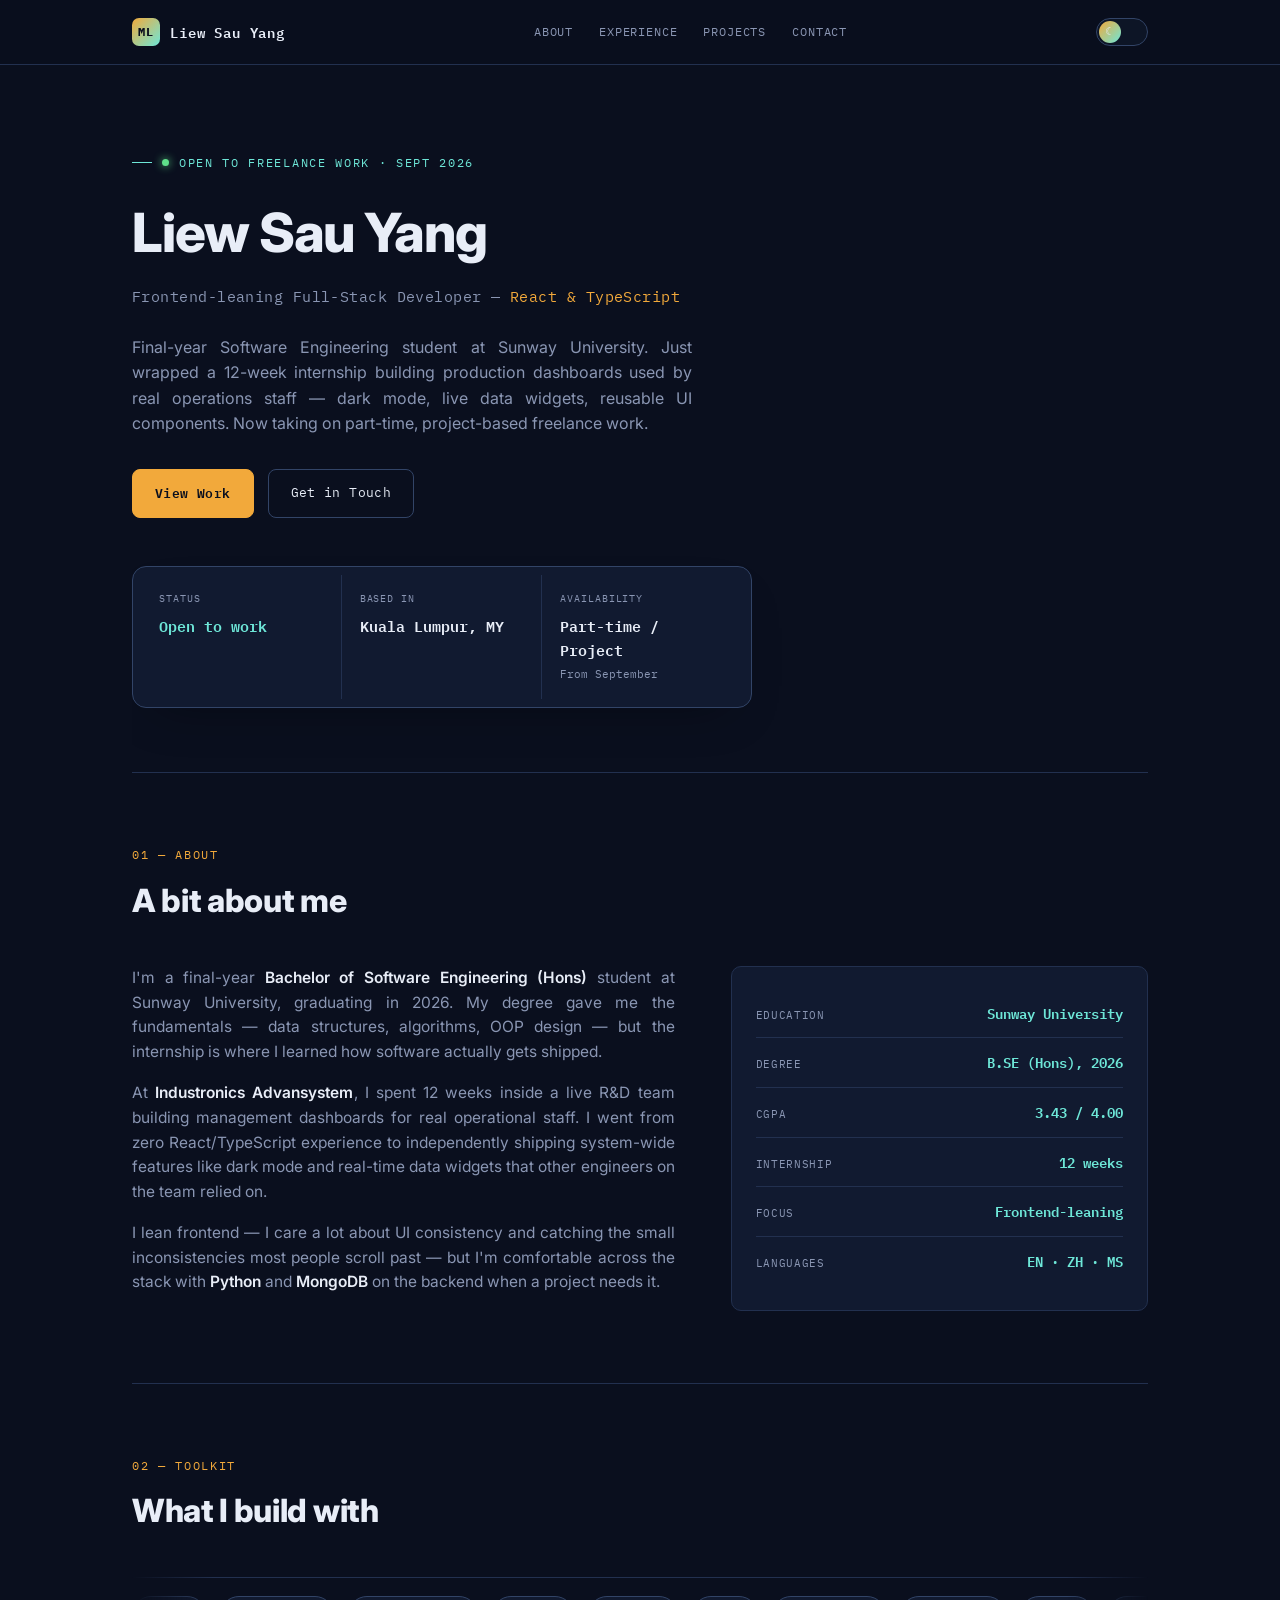
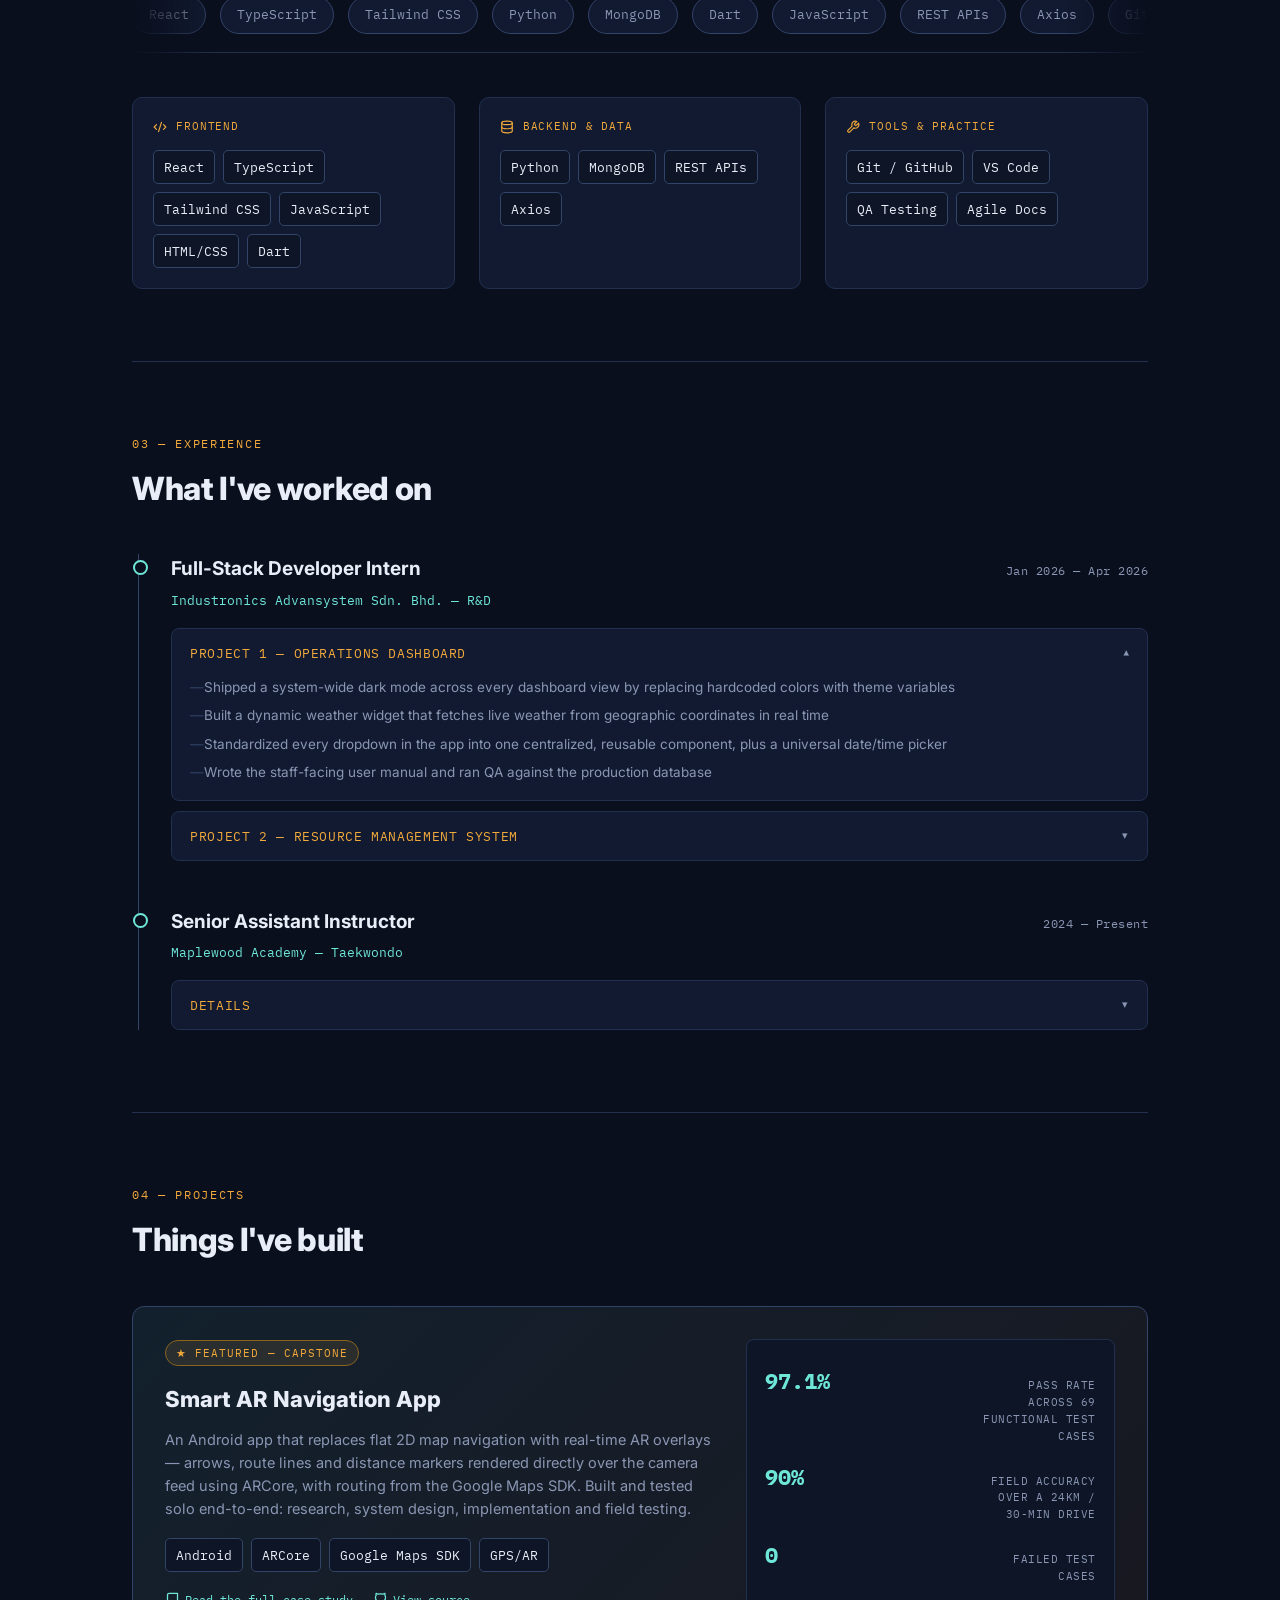
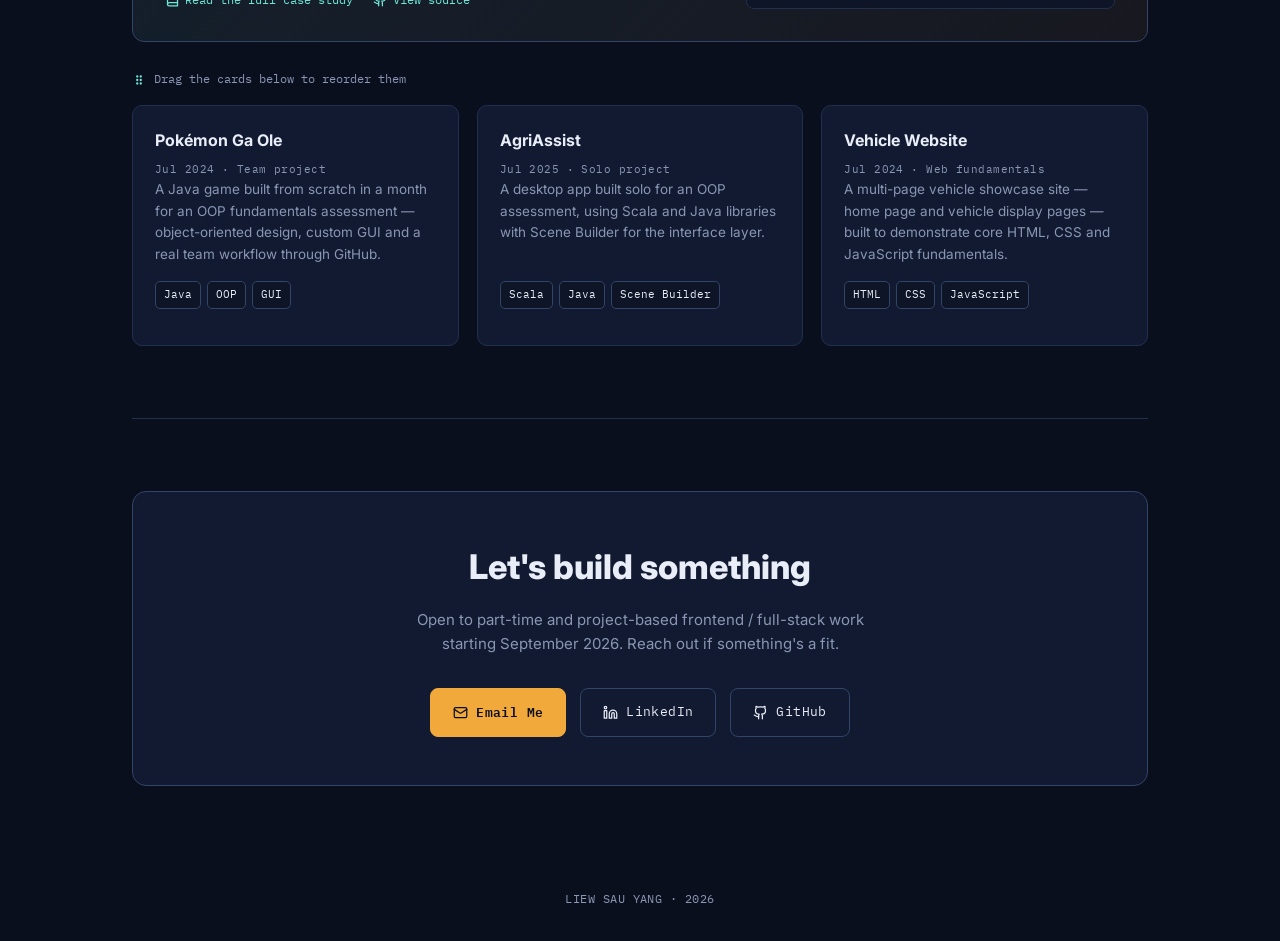
<file: index.html>
<!DOCTYPE html>
<html lang="en">
<head>
<meta charset="UTF-8">
<meta name="viewport" content="width=device-width, initial-scale=1.0">
<title>Liew Sau Yang — Full-Stack Developer</title>
<link rel="icon" href="data:image/svg+xml,%3Csvg%20xmlns%3D%27http%3A//www.w3.org/2000/svg%27%20viewBox%3D%270%200%2032%2032%27%3E%3Cdefs%3E%3ClinearGradient%20id%3D%27g%27%20x1%3D%270%27%20y1%3D%270%27%20x2%3D%271%27%20y2%3D%271%27%3E%3Cstop%20offset%3D%270%27%20stop-color%3D%27%23f2a93b%27/%3E%3Cstop%20offset%3D%271%27%20stop-color%3D%27%236ee7d8%27/%3E%3C/linearGradient%3E%3C/defs%3E%3Crect%20width%3D%2732%27%20height%3D%2732%27%20rx%3D%278%27%20fill%3D%27url%28%2523g%29%27/%3E%3Ctext%20x%3D%2716%27%20y%3D%2722%27%20font-family%3D%27monospace%27%20font-weight%3D%27700%27%20font-size%3D%2714%27%20text-anchor%3D%27middle%27%20fill%3D%27%230a0f1e%27%3EML%3C/text%3E%3C/svg%3E">
<link rel="preconnect" href="https://fonts.googleapis.com">
<link rel="preconnect" href="https://fonts.gstatic.com" crossorigin>
<link href="https://fonts.googleapis.com/css2?family=IBM+Plex+Mono:wght@400;500;600;700&family=Inter:wght@400;500;600;700;800&display=swap" rel="stylesheet">
<link rel="stylesheet" href="style.css?v=2">
</head>
<body data-theme="dark">

<header>
  <nav>
    <div class="logo"><span class="logo-mark">ML</span>Liew Sau Yang</div>
    <div class="navlinks">
      <a href="#about">About</a>
      <a href="#experience">Experience</a>
      <a href="#projects">Projects</a>
      <a href="#contact">Contact</a>
    </div>
    <div class="theme-toggle" id="themeToggle" role="button" aria-label="Toggle light and dark mode">
      <div class="theme-toggle-knob" id="themeKnob">☾</div>
    </div>
  </nav>
</header>

<main class="wrap">

  <!-- HERO -->
  <section class="hero" style="border-top:none;" id="heroSection">
    <div class="hero-glow" id="heroGlow"></div>
    <div class="eyebrow"><span class="pulse"></span>Open to freelance work · Sept 2026</div>
    <h1 class="name">Liew Sau Yang</h1>
    <div class="role-cycle">Frontend-leaning Full-Stack Developer — <span class="cur" id="roleCycle">React &amp; TypeScript</span></div>
    <p class="hero-copy">
      Final-year Software Engineering student at Sunway University. Just wrapped a 12-week internship
      building production dashboards used by real operations staff — dark mode, live data widgets,
      reusable UI components. Now taking on part-time, project-based freelance work.
    </p>
    <div class="btn-row">
      <a href="#projects" class="btn btn-primary">View Work</a>
      <a href="#contact" class="btn btn-ghost">Get in Touch</a>
    </div>

    <div class="status-panel reveal">
      <div class="status-cell">
        <div class="status-k">Status</div>
        <div class="status-v accent">Open to work</div>
      </div>
      <div class="status-cell">
        <div class="status-k">Based in</div>
        <div class="status-v">Kuala Lumpur, MY</div>
      </div>
      <div class="status-cell">
        <div class="status-k">Availability</div>
        <div class="status-v">Part-time / Project<small>From September</small></div>
      </div>
    </div>
  </section>

  <!-- ABOUT -->
  <section id="about">
    <div class="sec-head reveal">
      <div class="sec-tag">01 — About</div>
      <div class="sec-title">A bit about me</div>
    </div>
    <div class="about-grid">
      <div class="about-text reveal">
        <p>I'm a final-year <strong>Bachelor of Software Engineering (Hons)</strong> student at Sunway University,
        graduating in 2026. My degree gave me the fundamentals — data structures, algorithms, OOP design — but the
        internship is where I learned how software actually gets shipped.</p>
        <p>At <strong>Industronics Advansystem</strong>, I spent 12 weeks inside a live R&amp;D team building
        management dashboards for real operational staff. I went from zero React/TypeScript experience to
        independently shipping system-wide features like dark mode and real-time data widgets that other
        engineers on the team relied on.</p>
        <p>I lean frontend — I care a lot about UI consistency and catching the small inconsistencies most people
        scroll past — but I'm comfortable across the stack with <strong>Python</strong> and <strong>MongoDB</strong>
        on the backend when a project needs it.</p>
      </div>
      <div class="stat-panel reveal">
        <div class="stat-row"><span class="stat-k">Education</span><span class="stat-v">Sunway University</span></div>
        <div class="stat-row"><span class="stat-k">Degree</span><span class="stat-v">B.SE (Hons), 2026</span></div>
        <div class="stat-row"><span class="stat-k">CGPA</span><span class="stat-v">3.43 / 4.00</span></div>
        <div class="stat-row"><span class="stat-k">Internship</span><span class="stat-v">12 weeks</span></div>
        <div class="stat-row"><span class="stat-k">Focus</span><span class="stat-v">Frontend-leaning</span></div>
        <div class="stat-row"><span class="stat-k">Languages</span><span class="stat-v">EN · ZH · MS</span></div>
      </div>
    </div>
  </section>

  <!-- SKILLS -->
  <section id="skills">
    <div class="sec-head reveal">
      <div class="sec-tag">02 — Toolkit</div>
      <div class="sec-title">What I build with</div>
    </div>
    <div class="marquee reveal">
      <div class="marquee-track" id="marqueeTrack"></div>
    </div>
    <div class="skill-cols reveal">
      <div class="skill-mod">
        <div class="skill-mod-title"><svg class="icon" viewBox="0 0 24 24" fill="none" stroke="currentColor" stroke-width="2" stroke-linecap="round" stroke-linejoin="round"><path d="m18 16 4-4-4-4"/><path d="m6 8-4 4 4 4"/><path d="m14.5 4-5 16"/></svg>Frontend</div>
        <div class="tag-list">
          <span class="tag">React</span>
          <span class="tag">TypeScript</span>
          <span class="tag">Tailwind CSS</span>
          <span class="tag">JavaScript</span>
          <span class="tag">HTML/CSS</span>
          <span class="tag">Dart</span>
        </div>
      </div>
      <div class="skill-mod">
        <div class="skill-mod-title"><svg class="icon" viewBox="0 0 24 24" fill="none" stroke="currentColor" stroke-width="2" stroke-linecap="round" stroke-linejoin="round"><ellipse cx="12" cy="5" rx="9" ry="3"/><path d="M3 5V19A9 3 0 0 0 21 19V5"/><path d="M3 12A9 3 0 0 0 21 12"/></svg>Backend &amp; Data</div>
        <div class="tag-list">
          <span class="tag">Python</span>
          <span class="tag">MongoDB</span>
          <span class="tag">REST APIs</span>
          <span class="tag">Axios</span>
        </div>
      </div>
      <div class="skill-mod">
        <div class="skill-mod-title"><svg class="icon" viewBox="0 0 24 24" fill="none" stroke="currentColor" stroke-width="2" stroke-linecap="round" stroke-linejoin="round"><path d="M14.7 6.3a1 1 0 0 0 0 1.4l1.6 1.6a1 1 0 0 0 1.4 0l3.77-3.77a6 6 0 0 1-7.94 7.94l-6.91 6.91a2.12 2.12 0 0 1-3-3l6.91-6.91a6 6 0 0 1 7.94-7.94l-3.76 3.76z"/></svg>Tools &amp; Practice</div>
        <div class="tag-list">
          <span class="tag">Git / GitHub</span>
          <span class="tag">VS Code</span>
          <span class="tag">QA Testing</span>
          <span class="tag">Agile Docs</span>
        </div>
      </div>
    </div>
  </section>

  <!-- EXPERIENCE -->
  <section id="experience">
    <div class="sec-head reveal">
      <div class="sec-tag">03 — Experience</div>
      <div class="sec-title">What I've worked on</div>
    </div>
    <div class="log reveal">
      <div class="log-entry">
        <div class="log-head">
          <div class="log-role">Full-Stack Developer Intern</div>
          <div class="log-date">Jan 2026 — Apr 2026</div>
        </div>
        <div class="log-org">Industronics Advansystem Sdn. Bhd. — R&amp;D</div>

        <details class="log-proj" open>
          <summary>Project 1 — Operations Dashboard <span class="chev">▾</span></summary>
          <div class="log-proj-body">
            <ul>
              <li>Shipped a system-wide dark mode across every dashboard view by replacing hardcoded colors with theme variables</li>
              <li>Built a dynamic weather widget that fetches live weather from geographic coordinates in real time</li>
              <li>Standardized every dropdown in the app into one centralized, reusable component, plus a universal date/time picker</li>
              <li>Wrote the staff-facing user manual and ran QA against the production database</li>
            </ul>
          </div>
        </details>

        <details class="log-proj">
          <summary>Project 2 — Resource Management System <span class="chev">▾</span></summary>
          <div class="log-proj-body">
            <ul>
              <li>Built drag-and-drop scheduling and several data-management tabs from scratch</li>
              <li>Developed Python API endpoints for data retrieval, insertion and updates</li>
              <li>Managed MongoDB collections and validated the frontend-to-database data mapping</li>
              <li>Merged feature branches into staging and resolved conflicts without breaking uptime</li>
            </ul>
          </div>
        </details>
      </div>

      <div class="log-entry">
        <div class="log-head">
          <div class="log-role">Senior Assistant Instructor</div>
          <div class="log-date">2024 — Present</div>
        </div>
        <div class="log-org">Maplewood Academy — Taekwondo</div>
        <details class="log-proj">
          <summary>Details <span class="chev">▾</span></summary>
          <div class="log-proj-body">
            <ul>
              <li>Lead full classes independently, correcting form and maintaining safety across skill levels</li>
              <li>Mentor junior instructors on training delivery</li>
            </ul>
          </div>
        </details>
      </div>
    </div>
  </section>

  <!-- PROJECTS -->
  <section id="projects">
    <div class="sec-head reveal">
      <div class="sec-tag">04 — Projects</div>
      <div class="sec-title">Things I've built</div>
    </div>

    <div class="proj-featured reveal">
      <div>
        <div class="featured-badge">★ Featured — Capstone</div>
        <div class="proj-title">Smart AR Navigation App</div>
        <p class="proj-desc">
          An Android app that replaces flat 2D map navigation with real-time AR overlays — arrows, route
          lines and distance markers rendered directly over the camera feed using ARCore, with routing from
          the Google Maps SDK. Built and tested solo end-to-end: research, system design, implementation
          and field testing.
        </p>
        <div class="proj-tags">
          <span class="tag">Android</span>
          <span class="tag">ARCore</span>
          <span class="tag">Google Maps SDK</span>
          <span class="tag">GPS/AR</span>
        </div>
        <div style="display:flex; gap:20px; flex-wrap:wrap;">
          <a class="code-link" href="smart-ar-navigation.html"><svg class="icon" viewBox="0 0 24 24" fill="none" stroke="currentColor" stroke-width="2" stroke-linecap="round" stroke-linejoin="round"><path d="M4 19.5A2.5 2.5 0 0 1 6.5 17H20"/><path d="M6.5 2H20v20H6.5A2.5 2.5 0 0 1 4 19.5v-15A2.5 2.5 0 0 1 6.5 2z"/></svg>Read the full case study</a>
          <a class="code-link" href="https://github.com/Marcus0928/SmartARNavigationApp" target="_blank" rel="noopener"><svg class="icon" viewBox="0 0 24 24" fill="none" stroke="currentColor" stroke-width="2" stroke-linecap="round" stroke-linejoin="round"><path d="M15 22v-4a4.8 4.8 0 0 0-1-3.5c3 0 6-2 6-5.5.08-1.25-.27-2.48-1-3.5.28-1.15.28-2.35 0-3.5 0 0-1 0-3 1.5-2.64-.5-5.36-.5-8 0C6 2 5 2 5 2c-.3 1.15-.3 2.35 0 3.5A5.403 5.403 0 0 0 4 9c0 3.5 3 5.5 6 5.5-.39.49-.68 1.05-.85 1.65-.17.6-.22 1.23-.15 1.85v4"/><path d="M9 18c-4.51 2-5-2-7-2"/></svg>View source</a>
        </div>
      </div>
      <div class="metric-panel">
        <div class="metric"><span class="metric-num">97.1%</span><span class="metric-label">Pass rate across 69 functional test cases</span></div>
        <div class="metric"><span class="metric-num">90%</span><span class="metric-label">Field accuracy over a 24km / 30-min drive</span></div>
        <div class="metric"><span class="metric-num">0</span><span class="metric-label">Failed test cases</span></div>
      </div>
    </div>

    <div class="drag-hint reveal">
      <svg viewBox="0 0 24 24" fill="none" stroke="currentColor" stroke-width="2"><circle cx="9" cy="6" r="1"/><circle cx="9" cy="12" r="1"/><circle cx="9" cy="18" r="1"/><circle cx="15" cy="6" r="1"/><circle cx="15" cy="12" r="1"/><circle cx="15" cy="18" r="1"/></svg>
      Drag the cards below to reorder them
    </div>
    <div class="proj-grid reveal" id="projGrid">
      <div class="proj-card" draggable="true">
        <div class="proj-card-title">Pokémon Ga Ole</div>
        <div class="proj-card-date">Jul 2024 · Team project</div>
        <p class="proj-card-desc">A Java game built from scratch in a month for an OOP fundamentals assessment — object-oriented design, custom GUI and a real team workflow through GitHub.</p>
        <div class="proj-card-tags"><span class="tag">Java</span><span class="tag">OOP</span><span class="tag">GUI</span></div>
      </div>
      <div class="proj-card" draggable="true">
        <div class="proj-card-title">AgriAssist</div>
        <div class="proj-card-date">Jul 2025 · Solo project</div>
        <p class="proj-card-desc">A desktop app built solo for an OOP assessment, using Scala and Java libraries with Scene Builder for the interface layer.</p>
        <div class="proj-card-tags"><span class="tag">Scala</span><span class="tag">Java</span><span class="tag">Scene Builder</span></div>
      </div>
      <div class="proj-card" draggable="true">
        <div class="proj-card-title">Vehicle Website</div>
        <div class="proj-card-date">Jul 2024 · Web fundamentals</div>
        <p class="proj-card-desc">A multi-page vehicle showcase site — home page and vehicle display pages — built to demonstrate core HTML, CSS and JavaScript fundamentals.</p>
        <div class="proj-card-tags"><span class="tag">HTML</span><span class="tag">CSS</span><span class="tag">JavaScript</span></div>
      </div>
    </div>
  </section>

  <!-- CONTACT -->
  <section id="contact">
    <div class="contact-panel reveal">
      <div class="contact-title">Let's build something</div>
      <p class="contact-sub">Open to part-time and project-based frontend / full-stack work starting September 2026. Reach out if something's a fit.</p>
      <div class="contact-links">
        <a class="btn btn-primary" href="mailto:marcusliew0928@gmail.com"><svg class="icon" viewBox="0 0 24 24" fill="none" stroke="currentColor" stroke-width="2" stroke-linecap="round" stroke-linejoin="round"><rect width="20" height="16" x="2" y="4" rx="2"/><path d="m22 7-8.97 5.7a1.94 1.94 0 0 1-2.06 0L2 7"/></svg>Email Me</a>
        <a class="btn btn-ghost" href="https://www.linkedin.com/in/marcus-liew-2142a430a" target="_blank" rel="noopener"><svg class="icon" viewBox="0 0 24 24" fill="none" stroke="currentColor" stroke-width="2" stroke-linecap="round" stroke-linejoin="round"><path d="M16 8a6 6 0 0 1 6 6v7h-4v-7a2 2 0 0 0-2-2 2 2 0 0 0-2 2v7h-4v-7a6 6 0 0 1 6-6z"/><rect width="4" height="12" x="2" y="9"/><circle cx="4" cy="4" r="2"/></svg>LinkedIn</a>
        <a class="btn btn-ghost" href="https://github.com/Marcus0928" target="_blank" rel="noopener"><svg class="icon" viewBox="0 0 24 24" fill="none" stroke="currentColor" stroke-width="2" stroke-linecap="round" stroke-linejoin="round"><path d="M15 22v-4a4.8 4.8 0 0 0-1-3.5c3 0 6-2 6-5.5.08-1.25-.27-2.48-1-3.5.28-1.15.28-2.35 0-3.5 0 0-1 0-3 1.5-2.64-.5-5.36-.5-8 0C6 2 5 2 5 2c-.3 1.15-.3 2.35 0 3.5A5.403 5.403 0 0 0 4 9c0 3.5 3 5.5 6 5.5-.39.49-.68 1.05-.85 1.65-.17.6-.22 1.23-.15 1.85v4"/><path d="M9 18c-4.51 2-5-2-7-2"/></svg>GitHub</a>
      </div>
    </div>
  </section>

</main>

<footer>LIEW SAU YANG · <span id="footerYear"></span></footer>

<script>
  // Theme toggle
  const themeToggle = document.getElementById('themeToggle');
  const themeKnob = document.getElementById('themeKnob');
  const body = document.body;
  function applyTheme(theme){
    body.setAttribute('data-theme', theme);
    themeKnob.textContent = theme === 'dark' ? '☾' : '☀';
    try{ localStorage.setItem('portfolio-theme', theme); }catch(e){}
  }
  let savedTheme = 'dark';
  try{ savedTheme = localStorage.getItem('portfolio-theme') || 'dark'; }catch(e){}
  applyTheme(savedTheme);
  themeToggle.addEventListener('click', () => {
    const next = body.getAttribute('data-theme') === 'dark' ? 'light' : 'dark';
    applyTheme(next);
  });

  // Role cycler
  const roles = ["React & TypeScript", "Python & MongoDB", "Tailwind CSS", "Full-Stack Delivery"];
  let ri = 0;
  const roleEl = document.getElementById('roleCycle');
  setInterval(() => {
    ri = (ri + 1) % roles.length;
    roleEl.style.opacity = 0;
    setTimeout(() => { roleEl.textContent = roles[ri]; roleEl.style.opacity = 1; }, 200);
  }, 2600);

  // Hero cursor spotlight
  const heroSection = document.getElementById('heroSection');
  const heroGlow = document.getElementById('heroGlow');
  heroSection.addEventListener('mousemove', (e) => {
    const rect = heroSection.getBoundingClientRect();
    const x = ((e.clientX - rect.left) / rect.width) * 100;
    const y = ((e.clientY - rect.top) / rect.height) * 100;
    heroGlow.style.setProperty('--mx', x + '%');
    heroGlow.style.setProperty('--my', y + '%');
  });

  // Skills marquee content (duplicated for seamless loop)
  const marqueeItems = ["React","TypeScript","Tailwind CSS","Python","MongoDB","Dart","JavaScript","REST APIs","Axios","Git","HTML/CSS","VS Code","QA Testing"];
  const track = document.getElementById('marqueeTrack');
  [...marqueeItems, ...marqueeItems].forEach(item => {
    const span = document.createElement('span');
    span.className = 'm-tag';
    span.textContent = item;
    track.appendChild(span);
  });

  // Draggable project cards
  const grid = document.getElementById('projGrid');
  let dragEl = null;
  grid.querySelectorAll('.proj-card').forEach(card => {
    card.addEventListener('dragstart', () => { dragEl = card; card.classList.add('dragging'); });
    card.addEventListener('dragend', () => { card.classList.remove('dragging'); dragEl = null;
      grid.querySelectorAll('.proj-card').forEach(c => c.classList.remove('drag-over')); });
    card.addEventListener('dragover', (e) => {
      e.preventDefault();
      if(card !== dragEl) card.classList.add('drag-over');
    });
    card.addEventListener('dragleave', () => card.classList.remove('drag-over'));
    card.addEventListener('drop', (e) => {
      e.preventDefault();
      card.classList.remove('drag-over');
      if(dragEl && dragEl !== card){
        const cards = [...grid.children];
        const dragIdx = cards.indexOf(dragEl);
        const dropIdx = cards.indexOf(card);
        if(dragIdx < dropIdx){ card.after(dragEl); } else { card.before(dragEl); }
      }
    });
  });

  // Reveal on scroll
  const revealEls = document.querySelectorAll('.reveal');
  const io = new IntersectionObserver((entries) => {
    entries.forEach(e => { if(e.isIntersecting){ e.target.classList.add('show'); io.unobserve(e.target); } });
  }, { threshold: 0.12 });
  revealEls.forEach(el => io.observe(el));

  document.getElementById('footerYear').textContent = new Date().getFullYear();
</script>

</body>
</html>
</file>
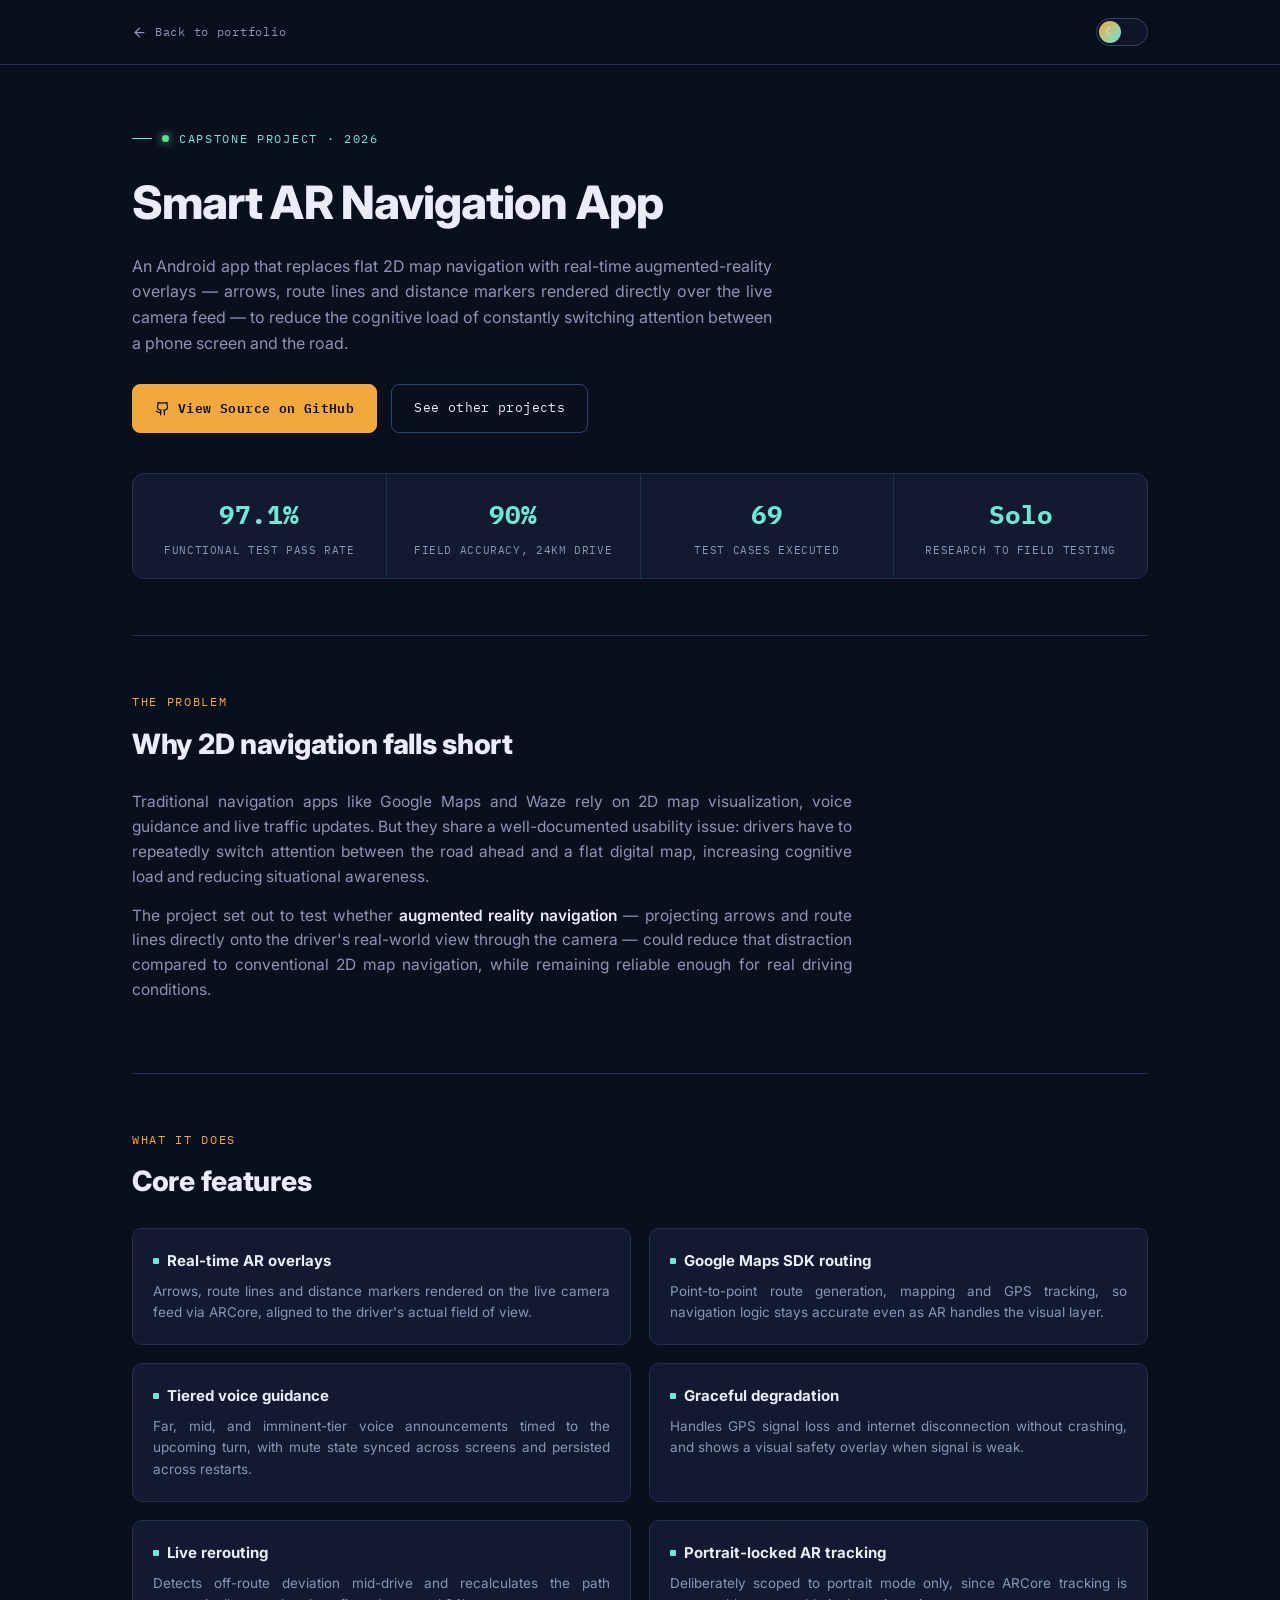
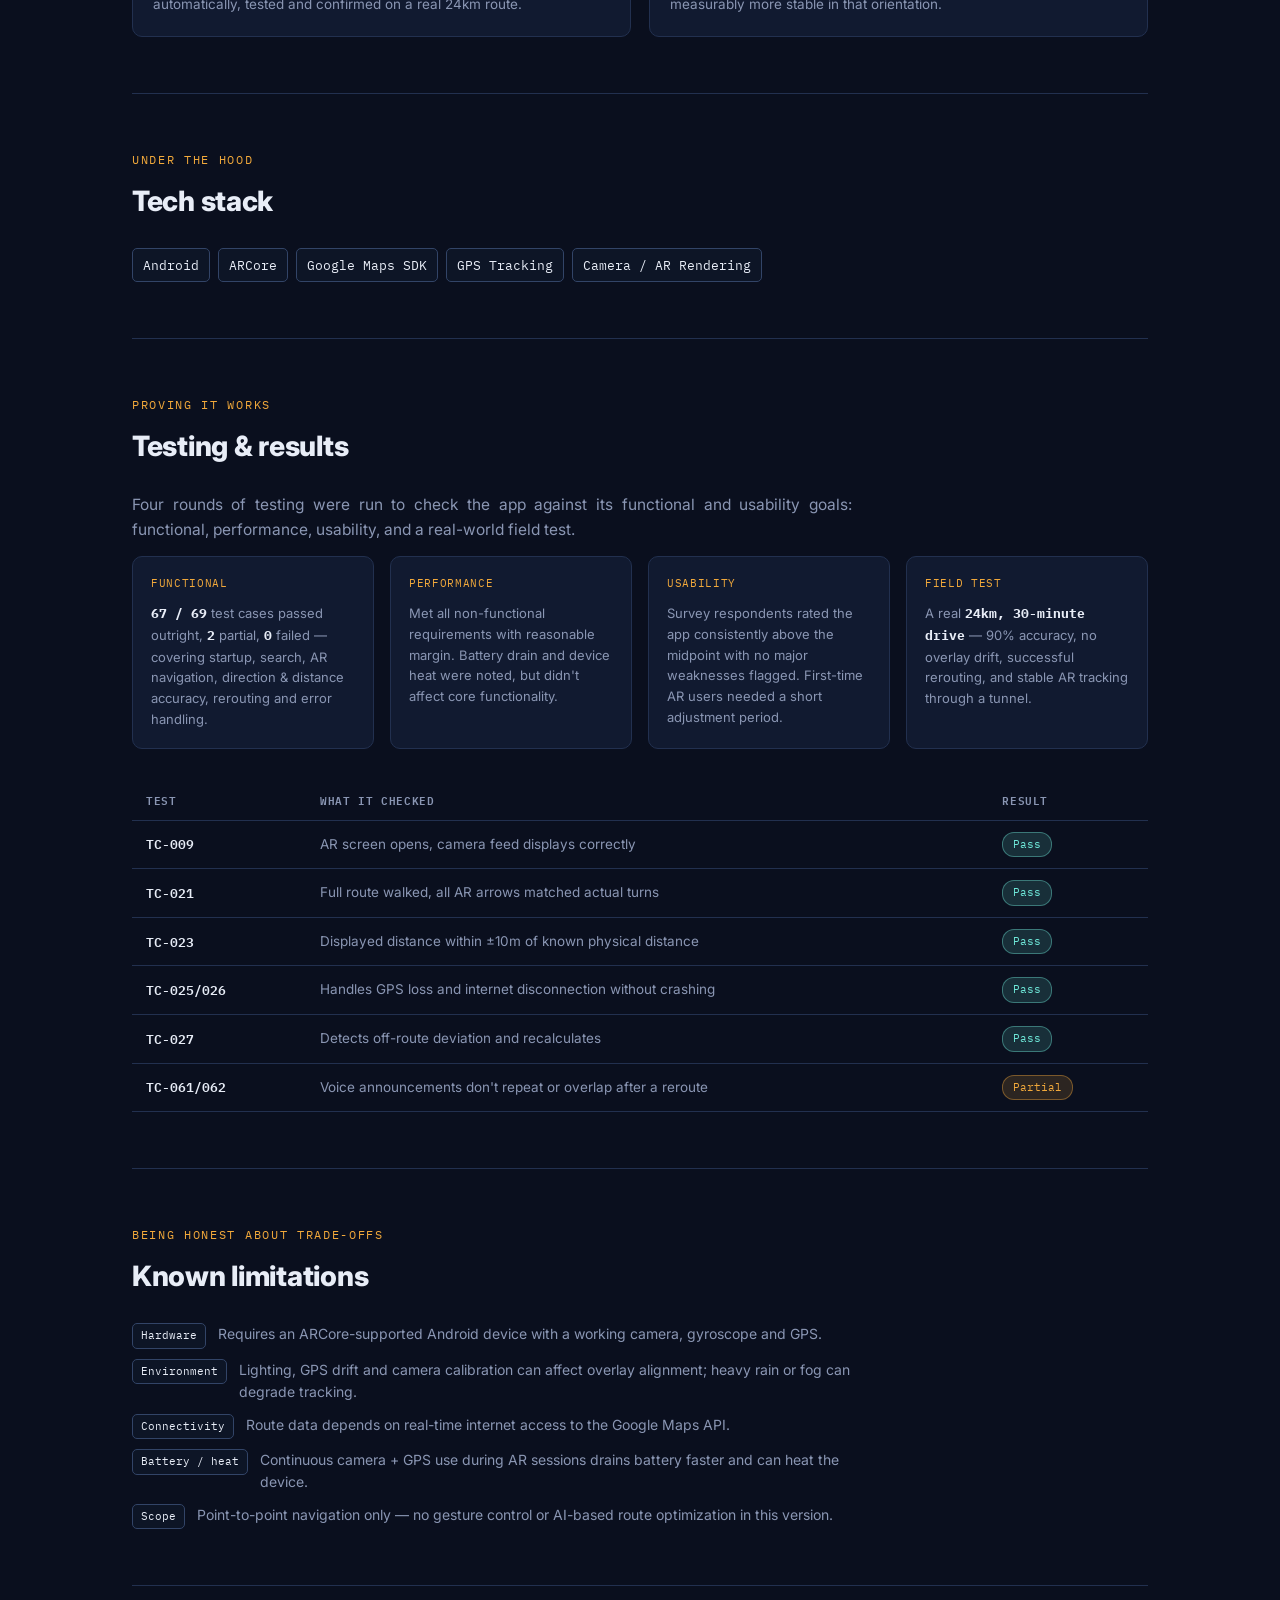
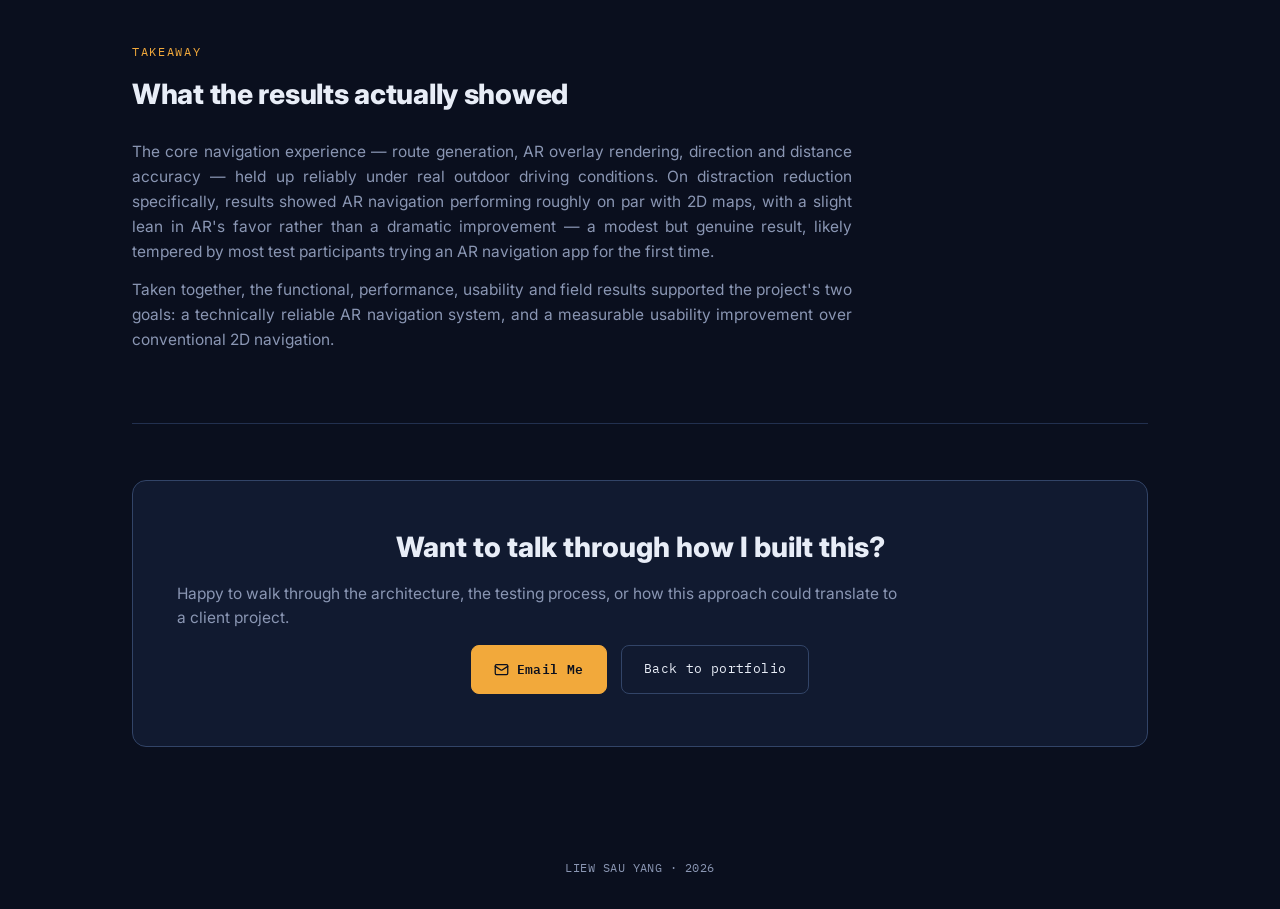
<file: smart-ar-navigation.html>
<!DOCTYPE html>
<html lang="en">
<head>
<meta charset="UTF-8">
<meta name="viewport" content="width=device-width, initial-scale=1.0">
<title>Smart AR Navigation App — Liew Sau Yang</title>
<link rel="icon" href="data:image/svg+xml,%3Csvg%20xmlns%3D%27http%3A//www.w3.org/2000/svg%27%20viewBox%3D%270%200%2032%2032%27%3E%3Cdefs%3E%3ClinearGradient%20id%3D%27g%27%20x1%3D%270%27%20y1%3D%270%27%20x2%3D%271%27%20y2%3D%271%27%3E%3Cstop%20offset%3D%270%27%20stop-color%3D%27%23f2a93b%27/%3E%3Cstop%20offset%3D%271%27%20stop-color%3D%27%236ee7d8%27/%3E%3C/linearGradient%3E%3C/defs%3E%3Crect%20width%3D%2732%27%20height%3D%2732%27%20rx%3D%278%27%20fill%3D%27url%28%2523g%29%27/%3E%3Ctext%20x%3D%2716%27%20y%3D%2722%27%20font-family%3D%27monospace%27%20font-weight%3D%27700%27%20font-size%3D%2714%27%20text-anchor%3D%27middle%27%20fill%3D%27%230a0f1e%27%3EML%3C/text%3E%3C/svg%3E">
<link rel="preconnect" href="https://fonts.googleapis.com">
<link rel="preconnect" href="https://fonts.gstatic.com" crossorigin>
<link href="https://fonts.googleapis.com/css2?family=IBM+Plex+Mono:wght@400;500;600;700&family=Inter:wght@400;500;600;700;800&display=swap" rel="stylesheet">
<link rel="stylesheet" href="style.css?v=2">
<style>
  /* Page-specific additions for the case study */
  .back-link{font-family:var(--mono); font-size:12px; letter-spacing:0.06em; color:var(--text-dim); display:flex; align-items:center; gap:8px; transition:color .15s;}
  .back-link:hover{color:var(--amber);}

  .case-hero{padding:64px 0 56px;}
  .case-title{font-size:clamp(30px,4.6vw,46px); font-weight:800; letter-spacing:-0.02em; margin:16px 0 14px;}
  .case-sub{color:var(--text-dim); font-size:16px; max-width:640px; margin-bottom:28px; text-align:justify; text-justify:inter-word; hyphens:auto;}
  .case-links{display:flex; gap:14px; flex-wrap:wrap; margin-bottom:8px;}

  .quickstats{display:grid; grid-template-columns:repeat(4,1fr); gap:1px; background:var(--border); border:1px solid var(--border); border-radius:12px; overflow:hidden; margin-top:40px;}
  @media(max-width:700px){ .quickstats{grid-template-columns:1fr 1fr;} }
  .qs-cell{background:var(--bg-panel); padding:20px; text-align:center;}
  .qs-num{font-family:var(--mono); font-weight:700; font-size:26px; color:var(--cyan);}
  .qs-label{font-family:var(--mono); font-size:10.5px; color:var(--text-dim); letter-spacing:0.06em; text-transform:uppercase; margin-top:6px;}

  .case-section{padding:56px 0; border-top:1px solid var(--border);}
  .case-section .sec-tag{font-family:var(--mono); font-size:12px; color:var(--amber); letter-spacing:0.14em; text-transform:uppercase; margin-bottom:10px;}
  .case-section .sec-title{font-size:clamp(22px,2.8vw,28px); font-weight:800; letter-spacing:-0.01em; margin-bottom:24px;}
  .case-section p{color:var(--text-dim); font-size:15.5px; max-width:720px; margin-bottom:14px; text-align:justify; text-justify:inter-word; hyphens:auto;}
  .case-section strong{color:var(--text); font-weight:600;}

  .feature-grid{display:grid; grid-template-columns:1fr 1fr; gap:18px;}
  @media(max-width:680px){ .feature-grid{grid-template-columns:1fr;} }
  .feature-card{background:var(--bg-panel); border:1px solid var(--border); border-radius:10px; padding:20px;}
  .feature-card-title{font-weight:700; font-size:15px; margin-bottom:8px; display:flex; align-items:center; gap:8px;}
  .feature-card-title::before{content:''; width:6px; height:6px; background:var(--cyan); border-radius:1px;}
  .feature-card p{font-size:13.5px; margin:0;}

  .result-table{width:100%; border-collapse:collapse; margin-top:8px; font-size:13.5px;}
  .result-table th, .result-table td{text-align:left; padding:11px 14px; border-bottom:1px solid var(--border);}
  .result-table th{font-family:var(--mono); font-size:10.5px; text-transform:uppercase; letter-spacing:0.06em; color:var(--text-dim); font-weight:600;}
  .result-table td{color:var(--text-dim);}
  .result-table td:first-child{color:var(--text); font-weight:600; font-family:var(--mono); font-size:12.5px;}
  .pass-pill{display:inline-block; font-family:var(--mono); font-size:11px; padding:3px 10px; border-radius:12px; background:color-mix(in srgb, var(--cyan) 15%, transparent); color:var(--cyan); border:1px solid color-mix(in srgb, var(--cyan) 40%, transparent);}
  .partial-pill{display:inline-block; font-family:var(--mono); font-size:11px; padding:3px 10px; border-radius:12px; background:color-mix(in srgb, var(--amber) 15%, transparent); color:var(--amber); border:1px solid color-mix(in srgb, var(--amber) 40%, transparent);}

  .testing-grid{display:grid; grid-template-columns:repeat(4,1fr); gap:16px; margin-bottom:32px;}
  @media(max-width:760px){ .testing-grid{grid-template-columns:1fr 1fr;} }
  .testing-card{background:var(--bg-panel); border:1px solid var(--border); border-radius:10px; padding:18px;}
  .testing-card-title{font-family:var(--mono); font-size:11px; color:var(--amber); letter-spacing:0.06em; text-transform:uppercase; margin-bottom:10px;}
  .testing-card-body{font-size:13px; color:var(--text-dim);}
  .testing-card-body b{color:var(--text); font-family:var(--mono);}

  .limits-list{display:flex; flex-direction:column; gap:10px; max-width:720px;}
  .limits-item{display:flex; gap:12px; align-items:flex-start; font-size:14px; color:var(--text-dim);}
  .limits-item .k{font-family:var(--mono); font-size:11px; color:var(--text); background:var(--bg-panel-2); border:1px solid var(--border-bright); padding:3px 8px; border-radius:5px; flex-shrink:0; white-space:nowrap;}

  .cta-panel{background:var(--bg-panel); border:1px solid var(--border-bright); border-radius:14px; padding:44px; text-align:center;}
  .cta-title{font-size:clamp(22px,3vw,28px); font-weight:800; margin-bottom:12px;}
  .cta-sub{color:var(--text-dim); font-size:14.5px; margin-bottom:24px;}
</style>
</head>
<body data-theme="dark">

<header>
  <nav>
    <a href="index.html" class="back-link"><svg class="icon" viewBox="0 0 24 24" fill="none" stroke="currentColor" stroke-width="2" stroke-linecap="round" stroke-linejoin="round"><path d="m12 19-7-7 7-7"/><path d="M19 12H5"/></svg>Back to portfolio</a>
    <div class="theme-toggle" id="themeToggle" role="button" aria-label="Toggle light and dark mode">
      <div class="theme-toggle-knob" id="themeKnob">☾</div>
    </div>
  </nav>
</header>

<main class="wrap">

  <section class="case-hero" style="border-top:none;">
    <div class="eyebrow"><span class="pulse"></span>Capstone Project · 2026</div>
    <h1 class="case-title">Smart AR Navigation App</h1>
    <p class="case-sub">
      An Android app that replaces flat 2D map navigation with real-time augmented-reality overlays —
      arrows, route lines and distance markers rendered directly over the live camera feed — to reduce
      the cognitive load of constantly switching attention between a phone screen and the road.
    </p>
    <div class="case-links">
      <a class="btn btn-primary" href="https://github.com/Marcus0928/SmartARNavigationApp" target="_blank" rel="noopener"><svg class="icon" viewBox="0 0 24 24" fill="none" stroke="currentColor" stroke-width="2" stroke-linecap="round" stroke-linejoin="round"><path d="M15 22v-4a4.8 4.8 0 0 0-1-3.5c3 0 6-2 6-5.5.08-1.25-.27-2.48-1-3.5.28-1.15.28-2.35 0-3.5 0 0-1 0-3 1.5-2.64-.5-5.36-.5-8 0C6 2 5 2 5 2c-.3 1.15-.3 2.35 0 3.5A5.403 5.403 0 0 0 4 9c0 3.5 3 5.5 6 5.5-.39.49-.68 1.05-.85 1.65-.17.6-.22 1.23-.15 1.85v4"/><path d="M9 18c-4.51 2-5-2-7-2"/></svg>View Source on GitHub</a>
      <a class="btn btn-ghost" href="index.html#projects">See other projects</a>
    </div>

    <div class="quickstats">
      <div class="qs-cell"><div class="qs-num">97.1%</div><div class="qs-label">Functional test pass rate</div></div>
      <div class="qs-cell"><div class="qs-num">90%</div><div class="qs-label">Field accuracy, 24km drive</div></div>
      <div class="qs-cell"><div class="qs-num">69</div><div class="qs-label">Test cases executed</div></div>
      <div class="qs-cell"><div class="qs-num">Solo</div><div class="qs-label">Research to field testing</div></div>
    </div>
  </section>

  <!-- PROBLEM -->
  <section class="case-section">
    <div class="sec-tag">The Problem</div>
    <div class="sec-title">Why 2D navigation falls short</div>
    <p>Traditional navigation apps like Google Maps and Waze rely on 2D map visualization, voice guidance
    and live traffic updates. But they share a well-documented usability issue: drivers have to repeatedly
    switch attention between the road ahead and a flat digital map, increasing cognitive load and reducing
    situational awareness.</p>
    <p>The project set out to test whether <strong>augmented reality navigation</strong> — projecting
    arrows and route lines directly onto the driver's real-world view through the camera — could reduce
    that distraction compared to conventional 2D map navigation, while remaining reliable enough for
    real driving conditions.</p>
  </section>

  <!-- FEATURES -->
  <section class="case-section">
    <div class="sec-tag">What It Does</div>
    <div class="sec-title">Core features</div>
    <div class="feature-grid">
      <div class="feature-card">
        <div class="feature-card-title">Real-time AR overlays</div>
        <p>Arrows, route lines and distance markers rendered on the live camera feed via ARCore, aligned to the driver's actual field of view.</p>
      </div>
      <div class="feature-card">
        <div class="feature-card-title">Google Maps SDK routing</div>
        <p>Point-to-point route generation, mapping and GPS tracking, so navigation logic stays accurate even as AR handles the visual layer.</p>
      </div>
      <div class="feature-card">
        <div class="feature-card-title">Tiered voice guidance</div>
        <p>Far, mid, and imminent-tier voice announcements timed to the upcoming turn, with mute state synced across screens and persisted across restarts.</p>
      </div>
      <div class="feature-card">
        <div class="feature-card-title">Graceful degradation</div>
        <p>Handles GPS signal loss and internet disconnection without crashing, and shows a visual safety overlay when signal is weak.</p>
      </div>
      <div class="feature-card">
        <div class="feature-card-title">Live rerouting</div>
        <p>Detects off-route deviation mid-drive and recalculates the path automatically, tested and confirmed on a real 24km route.</p>
      </div>
      <div class="feature-card">
        <div class="feature-card-title">Portrait-locked AR tracking</div>
        <p>Deliberately scoped to portrait mode only, since ARCore tracking is measurably more stable in that orientation.</p>
      </div>
    </div>
  </section>

  <!-- TECH STACK -->
  <section class="case-section">
    <div class="sec-tag">Under the Hood</div>
    <div class="sec-title">Tech stack</div>
    <div class="tag-list">
      <span class="tag">Android</span>
      <span class="tag">ARCore</span>
      <span class="tag">Google Maps SDK</span>
      <span class="tag">GPS Tracking</span>
      <span class="tag">Camera / AR Rendering</span>
    </div>
  </section>

  <!-- TESTING -->
  <section class="case-section">
    <div class="sec-tag">Proving It Works</div>
    <div class="sec-title">Testing &amp; results</div>
    <p>Four rounds of testing were run to check the app against its functional and usability goals: functional,
    performance, usability, and a real-world field test.</p>

    <div class="testing-grid">
      <div class="testing-card">
        <div class="testing-card-title">Functional</div>
        <div class="testing-card-body"><b>67 / 69</b> test cases passed outright, <b>2</b> partial, <b>0</b> failed — covering startup, search, AR navigation, direction &amp; distance accuracy, rerouting and error handling.</div>
      </div>
      <div class="testing-card">
        <div class="testing-card-title">Performance</div>
        <div class="testing-card-body">Met all non-functional requirements with reasonable margin. Battery drain and device heat were noted, but didn't affect core functionality.</div>
      </div>
      <div class="testing-card">
        <div class="testing-card-title">Usability</div>
        <div class="testing-card-body">Survey respondents rated the app consistently above the midpoint with no major weaknesses flagged. First-time AR users needed a short adjustment period.</div>
      </div>
      <div class="testing-card">
        <div class="testing-card-title">Field test</div>
        <div class="testing-card-body">A real <b>24km, 30-minute drive</b> — 90% accuracy, no overlay drift, successful rerouting, and stable AR tracking through a tunnel.</div>
      </div>
    </div>

    <table class="result-table">
      <thead>
        <tr><th>Test</th><th>What it checked</th><th>Result</th></tr>
      </thead>
      <tbody>
        <tr><td>TC-009</td><td>AR screen opens, camera feed displays correctly</td><td><span class="pass-pill">Pass</span></td></tr>
        <tr><td>TC-021</td><td>Full route walked, all AR arrows matched actual turns</td><td><span class="pass-pill">Pass</span></td></tr>
        <tr><td>TC-023</td><td>Displayed distance within ±10m of known physical distance</td><td><span class="pass-pill">Pass</span></td></tr>
        <tr><td>TC-025/026</td><td>Handles GPS loss and internet disconnection without crashing</td><td><span class="pass-pill">Pass</span></td></tr>
        <tr><td>TC-027</td><td>Detects off-route deviation and recalculates</td><td><span class="pass-pill">Pass</span></td></tr>
        <tr><td>TC-061/062</td><td>Voice announcements don't repeat or overlap after a reroute</td><td><span class="partial-pill">Partial</span></td></tr>
      </tbody>
    </table>
  </section>

  <!-- LIMITATIONS -->
  <section class="case-section">
    <div class="sec-tag">Being Honest About Trade-offs</div>
    <div class="sec-title">Known limitations</div>
    <div class="limits-list">
      <div class="limits-item"><span class="k">Hardware</span>Requires an ARCore-supported Android device with a working camera, gyroscope and GPS.</div>
      <div class="limits-item"><span class="k">Environment</span>Lighting, GPS drift and camera calibration can affect overlay alignment; heavy rain or fog can degrade tracking.</div>
      <div class="limits-item"><span class="k">Connectivity</span>Route data depends on real-time internet access to the Google Maps API.</div>
      <div class="limits-item"><span class="k">Battery / heat</span>Continuous camera + GPS use during AR sessions drains battery faster and can heat the device.</div>
      <div class="limits-item"><span class="k">Scope</span>Point-to-point navigation only — no gesture control or AI-based route optimization in this version.</div>
    </div>
  </section>

  <!-- CONCLUSION -->
  <section class="case-section">
    <div class="sec-tag">Takeaway</div>
    <div class="sec-title">What the results actually showed</div>
    <p>The core navigation experience — route generation, AR overlay rendering, direction and distance accuracy —
    held up reliably under real outdoor driving conditions. On distraction reduction specifically, results
    showed AR navigation performing roughly on par with 2D maps, with a slight lean in AR's favor rather than a
    dramatic improvement — a modest but genuine result, likely tempered by most test participants trying an
    AR navigation app for the first time.</p>
    <p>Taken together, the functional, performance, usability and field results supported the project's two
    goals: a technically reliable AR navigation system, and a measurable usability improvement over
    conventional 2D navigation.</p>
  </section>

  <section class="case-section" style="padding-bottom:80px;">
    <div class="cta-panel">
      <div class="cta-title">Want to talk through how I built this?</div>
      <p class="cta-sub">Happy to walk through the architecture, the testing process, or how this approach could translate to a client project.</p>
      <div class="case-links" style="justify-content:center;">
        <a class="btn btn-primary" href="mailto:marcusliew0928@gmail.com"><svg class="icon" viewBox="0 0 24 24" fill="none" stroke="currentColor" stroke-width="2" stroke-linecap="round" stroke-linejoin="round"><rect width="20" height="16" x="2" y="4" rx="2"/><path d="m22 7-8.97 5.7a1.94 1.94 0 0 1-2.06 0L2 7"/></svg>Email Me</a>
        <a class="btn btn-ghost" href="index.html">Back to portfolio</a>
      </div>
    </div>
  </section>

</main>

<footer>LIEW SAU YANG · <span id="footerYear"></span></footer>

<script>
  const themeToggle = document.getElementById('themeToggle');
  const themeKnob = document.getElementById('themeKnob');
  const body = document.body;
  function applyTheme(theme){
    body.setAttribute('data-theme', theme);
    themeKnob.textContent = theme === 'dark' ? '☾' : '☀';
    try{ localStorage.setItem('portfolio-theme', theme); }catch(e){}
  }
  let savedTheme = 'dark';
  try{ savedTheme = localStorage.getItem('portfolio-theme') || 'dark'; }catch(e){}
  applyTheme(savedTheme);
  themeToggle.addEventListener('click', () => {
    const next = body.getAttribute('data-theme') === 'dark' ? 'light' : 'dark';
    applyTheme(next);
  });
  document.getElementById('footerYear').textContent = new Date().getFullYear();
</script>

</body>
</html>
</file>
<file: style.css>
:root{
    --bg:#0a0f1e;
    --bg-panel:#111a30;
    --bg-panel-2:#0d1526;
    --amber:#f2a93b;
    --amber-dim:#8a641f;
    --cyan:#6ee7d8;
    --text:#e8edf7;
    --text-dim:#8a96b3;
    --border:#22304f;
    --border-bright:#324467;
    --mono:'IBM Plex Mono', ui-monospace, monospace;
    --sans:'Inter', system-ui, sans-serif;
  }
  [data-theme="light"]{
    --bg:#eef1f7;
    --bg-panel:#ffffff;
    --bg-panel-2:#f5f7fb;
    --amber:#b96f0f;
    --amber-dim:#e3c491;
    --cyan:#0c8a92;
    --text:#141a2b;
    --text-dim:#5a6480;
    --border:#dde2ee;
    --border-bright:#c7cee2;
  }
  *{box-sizing:border-box; margin:0; padding:0;}
  html{scroll-behavior:smooth;}
  body{
    background:var(--bg);
    color:var(--text);
    font-family:var(--sans);
    line-height:1.6;
    -webkit-font-smoothing:antialiased;
    transition:background .3s ease, color .3s ease;
  }
  ::selection{background:var(--amber); color:#0a0f1e;}
  a{color:inherit; text-decoration:none;}
  .wrap{max-width:1080px; margin:0 auto; padding:0 32px;}

  /* ===== NAV ===== */
  header{
    position:sticky; top:0; z-index:50;
    background:color-mix(in srgb, var(--bg) 85%, transparent);
    backdrop-filter:blur(10px);
    border-bottom:1px solid var(--border);
  }
  nav{
    max-width:1080px; margin:0 auto; padding:18px 32px;
    display:flex; align-items:center; justify-content:space-between; gap:20px;
  }
  .logo{
    font-family:var(--mono); font-weight:600; font-size:14px;
    letter-spacing:0.06em; color:var(--text);
    display:flex; align-items:center; gap:10px;
  }
  .logo-mark{
    width:28px; height:28px; border-radius:7px;
    background:linear-gradient(135deg, var(--amber), var(--cyan));
    display:flex; align-items:center; justify-content:center;
    font-family:var(--mono); font-weight:700; font-size:12px; color:#0a0f1e;
  }
  .navlinks{display:flex; gap:26px; font-family:var(--mono); font-size:12px; letter-spacing:0.07em; text-transform:uppercase;}
  .navlinks a{color:var(--text-dim); transition:color .15s;}
  .navlinks a:hover{color:var(--amber);}
  @media(max-width:680px){ .navlinks{display:none;} }

  .theme-toggle{
    width:52px; height:28px; border-radius:20px;
    background:var(--bg-panel-2); border:1px solid var(--border-bright);
    position:relative; cursor:pointer; flex-shrink:0;
    transition:background .2s;
  }
  .theme-toggle-knob{
    position:absolute; top:2px; left:2px; width:22px; height:22px; border-radius:50%;
    background:linear-gradient(135deg, var(--amber), var(--cyan));
    transition:transform .25s cubic-bezier(.4,0,.2,1);
    display:flex; align-items:center; justify-content:center; font-size:11px;
  }
  [data-theme="light"] .theme-toggle-knob{ transform:translateX(24px); }

  /* ===== HERO ===== */
  .hero{
    padding:88px 0 64px;
    position:relative;
    overflow:hidden;
  }
  .hero-glow{
    position:absolute; inset:-20%;
    background:radial-gradient(600px circle at var(--mx,50%) var(--my,20%), rgba(110,231,216,0.10), transparent 60%);
    pointer-events:none; z-index:0; transition:background .1s;
  }
  .hero > *{position:relative; z-index:1;}

  .eyebrow{
    font-family:var(--mono); font-size:12px; letter-spacing:0.14em;
    color:var(--cyan); text-transform:uppercase; margin-bottom:18px;
    display:flex; align-items:center; gap:10px;
  }
  .eyebrow::before{content:'';width:20px; height:1px; background:var(--cyan);}
  .eyebrow .pulse{width:7px; height:7px; border-radius:50%; background:#5fe08a; box-shadow:0 0 8px #5fe08a; animation:pulse 2s ease-in-out infinite;}
  @keyframes pulse{0%,100%{opacity:1;} 50%{opacity:0.3;}}

  h1.name{
    font-family:var(--sans); font-weight:800; font-size:clamp(34px,5.2vw,54px);
    letter-spacing:-0.02em; margin-bottom:8px; color:var(--text);
  }
  .role-cycle{
    font-family:var(--mono); font-size:15px; color:var(--text-dim);
    letter-spacing:0.03em; margin-bottom:26px; min-height:22px;
  }
  .role-cycle .cur{color:var(--amber); transition:opacity .2s ease;}

  .hero-copy{max-width:560px; color:var(--text-dim); font-size:16px; margin-bottom:32px; text-align:justify; text-justify:inter-word; hyphens:auto;}
  .hero-copy strong{color:var(--text); font-weight:600;}

  .btn-row{display:flex; gap:14px; flex-wrap:wrap; margin-bottom:48px;}
  .btn{
    font-family:var(--mono); font-size:13px; letter-spacing:0.03em;
    padding:13px 22px; border-radius:8px; border:1px solid var(--border-bright);
    transition:all .15s; cursor:pointer;
  }
  .btn-primary{background:var(--amber); color:#0a0f1e; border-color:var(--amber); font-weight:600;}
  .btn-primary:hover{filter:brightness(1.1); transform:translateY(-1px);}
  .btn-ghost{color:var(--text); background:transparent;}
  .btn-ghost:hover{border-color:var(--cyan); color:var(--cyan);}

  /* status panel */
  .status-panel{
    background:var(--bg-panel);
    border:1px solid var(--border-bright);
    border-radius:14px;
    max-width:620px;
    padding:8px;
    display:grid; grid-template-columns:repeat(3,1fr);
    box-shadow:0 20px 50px -25px rgba(0,0,0,0.4);
  }
  .status-cell{padding:16px 18px; border-right:1px solid var(--border);}
  .status-cell:last-child{border-right:none;}
  .status-k{font-family:var(--mono); font-size:10px; letter-spacing:0.09em; color:var(--text-dim); text-transform:uppercase; margin-bottom:8px;}
  .status-v{font-family:var(--mono); font-size:15px; color:var(--text); font-weight:600;}
  .status-v.accent{color:var(--cyan);}
  .status-v small{display:block; font-size:11px; color:var(--text-dim); font-weight:400; margin-top:3px;}
  @media(max-width:600px){ .status-panel{grid-template-columns:1fr; } .status-cell{border-right:none; border-bottom:1px solid var(--border);} .status-cell:last-child{border-bottom:none;} }

  /* ===== SECTION SHARED ===== */
  section{padding:72px 0; border-top:1px solid var(--border);}
  .sec-head{margin-bottom:40px;}
  .sec-tag{font-family:var(--mono); font-size:12px; color:var(--amber); letter-spacing:0.14em; text-transform:uppercase; margin-bottom:10px;}
  .sec-title{font-size:clamp(24px,3vw,32px); font-weight:800; letter-spacing:-0.01em;}

  /* ===== ABOUT ===== */
  .about-grid{display:grid; grid-template-columns:1.3fr 1fr; gap:56px;}
  @media(max-width:760px){ .about-grid{grid-template-columns:1fr;} }
  .about-text p{color:var(--text-dim); margin-bottom:16px; font-size:15.5px; text-align:justify; text-justify:inter-word; hyphens:auto;}
  .about-text strong{color:var(--text); font-weight:600;}
  .stat-panel{background:var(--bg-panel); border:1px solid var(--border); border-radius:10px; padding:22px 24px;}
  .stat-row{display:flex; justify-content:space-between; align-items:baseline; padding:13px 0; border-bottom:1px solid var(--border);}
  .stat-row:last-child{border-bottom:none;}
  .stat-k{font-family:var(--mono); font-size:11px; color:var(--text-dim); letter-spacing:0.06em; text-transform:uppercase;}
  .stat-v{font-family:var(--mono); font-size:14px; color:var(--cyan); font-weight:600; text-align:right;}

  /* ===== SKILLS MARQUEE ===== */
  .marquee{
    overflow:hidden; border-top:1px solid var(--border); border-bottom:1px solid var(--border);
    padding:18px 0; margin-bottom:44px;
    mask-image:linear-gradient(90deg, transparent, black 8%, black 92%, transparent);
  }
  .marquee-track{display:flex; gap:14px; width:max-content; animation:scroll 26s linear infinite;}
  @keyframes scroll{ from{transform:translateX(0);} to{transform:translateX(-50%);} }
  .marquee:hover .marquee-track{animation-play-state:paused;}
  .m-tag{font-family:var(--mono); font-size:13px; color:var(--text-dim); background:var(--bg-panel); border:1px solid var(--border-bright); padding:8px 16px; border-radius:20px; white-space:nowrap;}

  .skill-cols{display:grid; grid-template-columns:repeat(3,1fr); gap:24px;}
  @media(max-width:760px){ .skill-cols{grid-template-columns:1fr 1fr;} }
  @media(max-width:480px){ .skill-cols{grid-template-columns:1fr;} }
  .skill-mod{background:var(--bg-panel); border:1px solid var(--border); border-radius:10px; padding:20px; transition:border-color .2s, transform .2s;}
  .skill-mod:hover{border-color:var(--border-bright); transform:translateY(-2px);}
  .skill-mod-title{font-family:var(--mono); font-size:11px; color:var(--amber); letter-spacing:0.08em; text-transform:uppercase; margin-bottom:14px; display:flex; align-items:center; gap:8px;}
  .tag-list{display:flex; flex-wrap:wrap; gap:8px;}
  .tag{font-family:var(--mono); font-size:12.5px; color:var(--text); background:var(--bg-panel-2); border:1px solid var(--border-bright); padding:6px 10px; border-radius:5px;}

  /* ===== EXPERIENCE (accordion) ===== */
  .log{border-left:1px solid var(--border-bright); margin-left:6px;}
  .log-entry{position:relative; padding:0 0 36px 32px;}
  .log-entry:last-child{padding-bottom:0;}
  .log-entry::before{
    content:''; position:absolute; left:-6px; top:6px;
    width:11px; height:11px; border-radius:50%;
    background:var(--bg); border:2px solid var(--cyan);
  }
  .log-head{display:flex; justify-content:space-between; align-items:baseline; flex-wrap:wrap; gap:8px; margin-bottom:6px;}
  .log-role{font-size:19px; font-weight:700;}
  .log-date{font-family:var(--mono); font-size:12px; color:var(--text-dim); letter-spacing:0.04em;}
  .log-org{color:var(--cyan); font-family:var(--mono); font-size:13px; margin-bottom:16px;}

  details.log-proj{
    background:var(--bg-panel); border:1px solid var(--border); border-radius:8px;
    margin-bottom:10px; overflow:hidden;
  }
  details.log-proj summary{
    list-style:none; cursor:pointer; padding:14px 18px;
    display:flex; align-items:center; justify-content:space-between;
    font-family:var(--mono); font-size:12.5px; color:var(--amber); letter-spacing:0.05em; text-transform:uppercase;
  }
  details.log-proj summary::-webkit-details-marker{display:none;}
  .chev{transition:transform .2s; color:var(--text-dim); font-size:11px;}
  details[open] .chev{transform:rotate(180deg);}
  .log-proj-body{padding:0 18px 16px;}
  .log-proj-body ul{list-style:none; display:flex; flex-direction:column; gap:7px;}
  .log-proj-body li{font-size:13.5px; color:var(--text-dim); position:relative; padding-left:14px;}
  .log-proj-body li::before{content:'—'; position:absolute; left:0; color:var(--border-bright);}

  /* ===== PROJECTS ===== */
  .proj-featured{
    background:linear-gradient(135deg, color-mix(in srgb, var(--cyan) 8%, transparent), color-mix(in srgb, var(--amber) 6%, transparent));
    border:1px solid var(--border-bright); border-radius:12px;
    padding:32px; margin-bottom:28px;
    display:grid; grid-template-columns:1.5fr 1fr; gap:28px;
  }
  @media(max-width:760px){ .proj-featured{grid-template-columns:1fr;} }
  .featured-badge{
    display:inline-flex; align-items:center; gap:6px;
    font-family:var(--mono); font-size:10.5px; letter-spacing:0.1em; text-transform:uppercase;
    color:var(--amber); border:1px solid var(--amber-dim); background:color-mix(in srgb, var(--amber) 10%, transparent);
    padding:4px 10px; border-radius:20px; margin-bottom:16px; width:fit-content;
  }
  .proj-title{font-size:22px; font-weight:800; margin-bottom:10px;}
  .proj-desc{color:var(--text-dim); font-size:14.5px; margin-bottom:18px;}
  .proj-tags{display:flex; flex-wrap:wrap; gap:8px; margin-bottom:6px;}
  .metric-panel{background:var(--bg-panel-2); border:1px solid var(--border); border-radius:8px; padding:18px; display:flex; flex-direction:column; justify-content:center; gap:14px;}
  .metric{display:flex; justify-content:space-between; align-items:baseline;}
  .metric-num{font-family:var(--mono); font-size:22px; font-weight:700; color:var(--cyan);}
  .metric-label{font-family:var(--mono); font-size:10.5px; color:var(--text-dim); text-transform:uppercase; letter-spacing:0.05em; text-align:right; max-width:120px;}

  .drag-hint{font-family:var(--mono); font-size:11.5px; color:var(--text-dim); margin-bottom:16px; display:flex; align-items:center; gap:8px;}
  .drag-hint svg{width:14px; height:14px; color:var(--cyan);}

  .proj-grid{display:grid; grid-template-columns:1fr 1fr 1fr; gap:18px;}
  @media(max-width:820px){ .proj-grid{grid-template-columns:1fr 1fr;} }
  @media(max-width:560px){ .proj-grid{grid-template-columns:1fr;} }
  .proj-card{
    background:var(--bg-panel); border:1px solid var(--border); border-radius:10px;
    padding:22px; display:flex; flex-direction:column; cursor:grab;
    transition:border-color .15s, transform .15s, opacity .15s;
  }
  .proj-card:hover{border-color:var(--border-bright); transform:translateY(-2px);}
  .proj-card.dragging{opacity:0.4;}
  .proj-card.drag-over{border-color:var(--amber); border-style:dashed;}
  .proj-card-title{font-size:16px; font-weight:700; margin-bottom:8px;}
  .proj-card-desc{color:var(--text-dim); font-size:13.5px; margin-bottom:16px; flex:1;}
  .proj-card-tags{display:flex; flex-wrap:wrap; gap:6px; margin-bottom:14px;}
  .proj-card-tags .tag{font-size:11px; padding:4px 8px;}
  .proj-card-date{font-family:var(--mono); font-size:11px; color:var(--text-dim); letter-spacing:0.04em;}
  .code-link{font-family:var(--mono); font-size:12px; color:var(--cyan); display:inline-flex; align-items:center; gap:5px; margin-top:12px; width:fit-content;}
  .code-link:hover{color:var(--amber);}
  .icon{width:15px; height:15px; flex-shrink:0;}
  .btn{display:inline-flex; align-items:center; gap:8px;}
  .skill-mod-title{gap:9px;}
  .skill-mod-title .icon{width:14px; height:14px; color:var(--amber);}

  /* ===== CONTACT ===== */
  .contact-panel{
    background:var(--bg-panel); border:1px solid var(--border-bright); border-radius:14px;
    padding:48px; text-align:center;
  }
  .contact-title{font-size:clamp(24px,3.4vw,34px); font-weight:800; margin-bottom:14px;}
  .contact-sub{color:var(--text-dim); font-size:15px; max-width:480px; margin:0 auto 32px;}
  .contact-links{display:flex; justify-content:center; gap:14px; flex-wrap:wrap;}

  footer{padding:32px 0; text-align:center; font-family:var(--mono); font-size:11.5px; color:var(--text-dim); letter-spacing:0.04em;}

  .reveal{opacity:0; transform:translateY(14px); transition:opacity .6s ease, transform .6s ease;}
  .reveal.show{opacity:1; transform:none;}

  @media (prefers-reduced-motion: reduce){
    *{animation:none !important; transition:none !important;}
    .marquee-track{animation:none;}
  }
</file>
